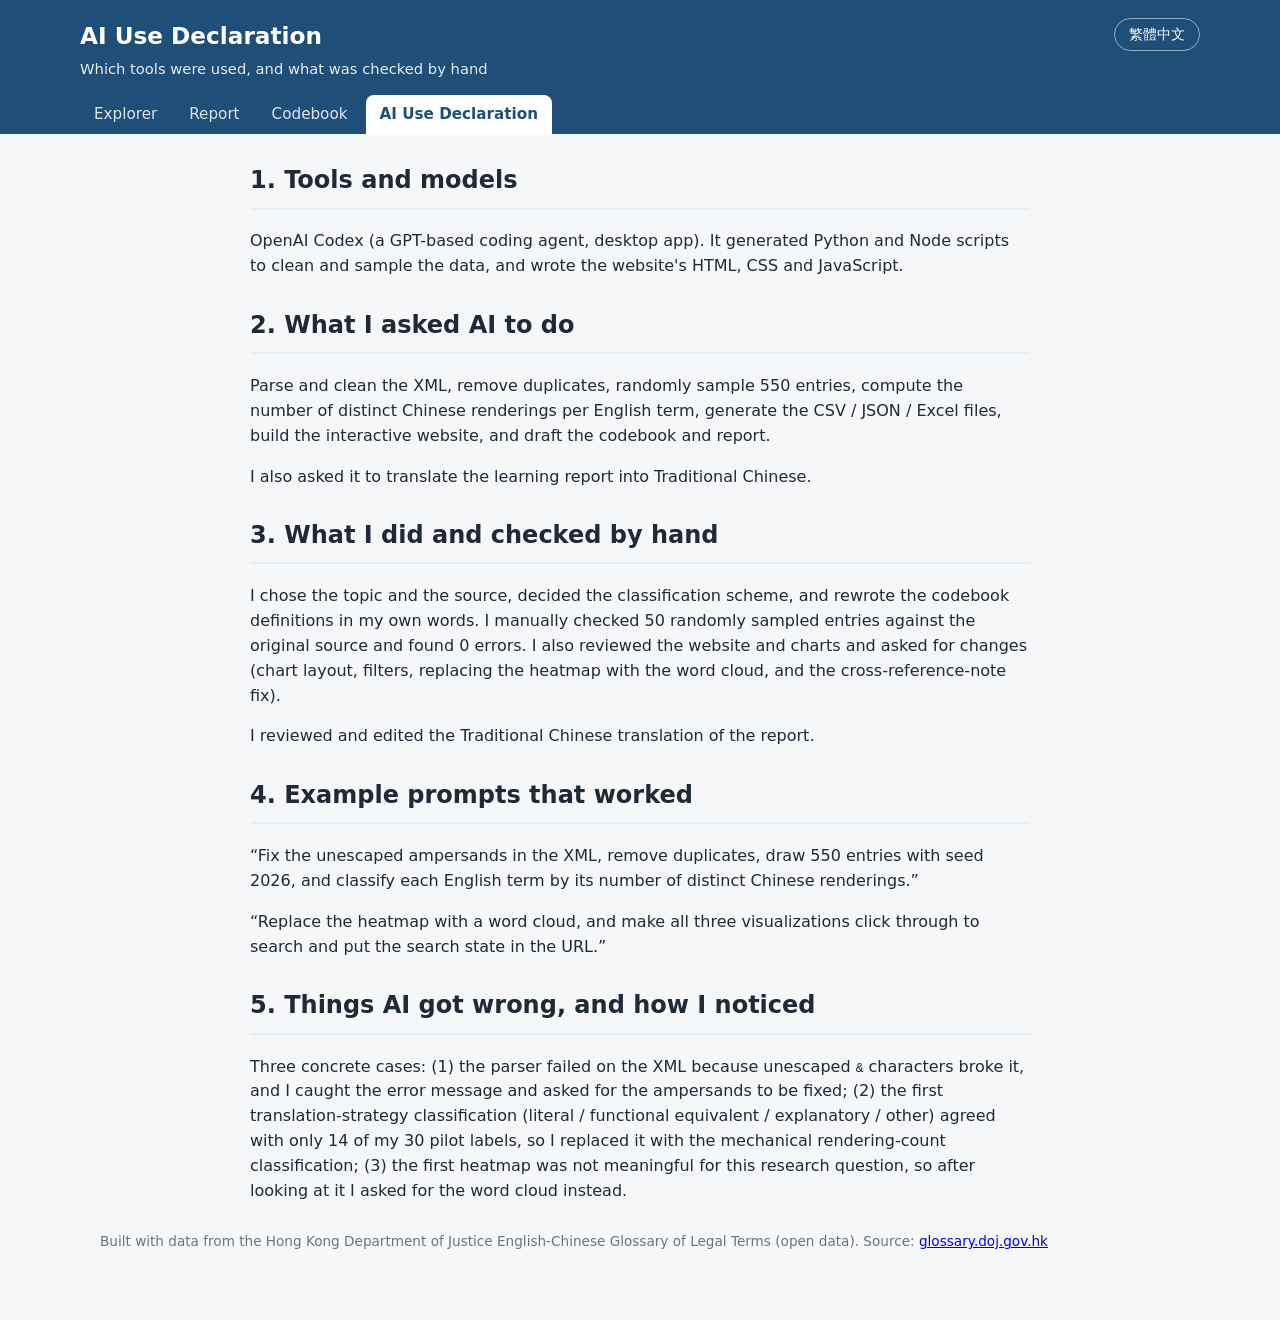
<file: ai-declaration.html>
<!DOCTYPE html>
<html lang="en">
<head>
  <meta charset="UTF-8">
  <meta name="viewport" content="width=device-width, initial-scale=1.0">
  <title>AI Use Declaration / AI 使用聲明</title>
  <link rel="stylesheet" href="css/style.css">
</head>
<body>
  <header class="site-header">
    <div class="header-inner">
      <div>
        <h1 class="site-title" data-lang="en">AI Use Declaration</h1>
        <h1 class="site-title" data-lang="zh-Hant" hidden>AI 使用聲明</h1>
        <p class="site-subtitle" data-lang="en">Which tools were used, and what was checked by hand</p>
        <p class="site-subtitle" data-lang="zh-Hant" hidden>用了哪些工具、自己核對了什麼</p>
      </div>
      <div class="header-actions">
        <button id="lang-toggle" class="lang-toggle" type="button">繁體中文</button>
      </div>
    </div>
    <nav class="site-nav">
      <a href="index.html" class="nav-link" data-i18n="nav.explorer">Explorer</a>
      <a href="report.html" class="nav-link" data-i18n="nav.report">Report</a>
      <a href="codebook.html" class="nav-link" data-i18n="nav.codebook">Codebook</a>
      <a href="ai-declaration.html" class="nav-link active" data-i18n="nav.ai">AI Use Declaration</a>
    </nav>
  </header>

  <main class="container page">
    <section>
      <h2 data-lang="en">1. Tools and models</h2>
      <h2 data-lang="zh-Hant" hidden>1. 工具與模型</h2>
      <p data-lang="en">
        OpenAI Codex (a GPT-based coding agent, desktop app). It generated Python and Node
        scripts to clean and sample the data, and wrote the website's HTML, CSS and JavaScript.
      </p>
      <p data-lang="zh-Hant" hidden>
        OpenAI Codex（基於 GPT 的編程代理，桌面版）。它生成 Python 和 Node 腳本來清理和抽樣
        數據，並編寫網站的 HTML、CSS 和 JavaScript。
      </p>
    </section>

    <section>
      <h2 data-lang="en">2. What I asked AI to do</h2>
      <h2 data-lang="zh-Hant" hidden>2. 我讓 AI 做什麼</h2>
      <p data-lang="en">
        Parse and clean the XML, remove duplicates, randomly sample 550 entries, compute the
        number of distinct Chinese renderings per English term, generate the CSV / JSON / Excel
        files, build the interactive website, and draft the codebook and report.
      </p>
      <p data-lang="zh-Hant" hidden>
        解析並清理 XML、去重、隨機抽 550 條、計算每個英文詞的不同中文譯名數、生成 CSV /
        JSON / Excel、搭建互動網站，以及起草 codebook 和報告。
      </p>
      <p data-lang="en">
        I also asked it to translate the learning report into Traditional Chinese.
      </p>
      <p data-lang="zh-Hant" hidden>
        我也請它把學習報告翻譯成繁體中文。
      </p>
    </section>

    <section>
      <h2 data-lang="en">3. What I did and checked by hand</h2>
      <h2 data-lang="zh-Hant" hidden>3. 我自己做和核對的部分</h2>
      <p data-lang="en">
        I chose the topic and the source, decided the classification scheme, and rewrote the
        codebook definitions in my own words. I manually checked 50 randomly sampled entries
        against the original source and found 0 errors. I also reviewed the website and charts
        and asked for changes (chart layout, filters, replacing the heatmap with the word cloud,
        and the cross-reference-note fix).
      </p>
      <p data-lang="zh-Hant" hidden>
        我選題、選來源、決定分類方式，並用自己的話重寫 codebook 定義。我隨機抽 50 條對回原文
        人工核對，0 個錯誤。我也審查了網站和圖表，並提出修改（圖卡排布、篩選、把熱力圖換成
        詞雲、交叉引用注記的修正）。
      </p>
      <p data-lang="en">
        I reviewed and edited the Traditional Chinese translation of the report.
      </p>
      <p data-lang="zh-Hant" hidden>
        我審閱並修訂了報告的繁體中文翻譯。
      </p>
    </section>

    <section>
      <h2 data-lang="en">4. Example prompts that worked</h2>
      <h2 data-lang="zh-Hant" hidden>4. 有效的 prompt 例子</h2>
      <p data-lang="en">
        “Fix the unescaped ampersands in the XML, remove duplicates, draw 550 entries with seed
        2026, and classify each English term by its number of distinct Chinese renderings.”
      </p>
      <p data-lang="en">
        “Replace the heatmap with a word cloud, and make all three visualizations click through to
        search and put the search state in the URL.”
      </p>
      <p data-lang="zh-Hant" hidden>
        「修好 XML 裡未轉義的 &amp;，去重後用種子 2026 抽 550 條，再按每個英文詞的不同中文
        譯名數分類。」
      </p>
      <p data-lang="zh-Hant" hidden>
        「把熱力圖換成詞雲，並讓三張圖都能點擊連到搜尋，把搜尋狀態寫進網址。」
      </p>
    </section>

    <section>
      <h2 data-lang="en">5. Things AI got wrong, and how I noticed</h2>
      <h2 data-lang="zh-Hant" hidden>5. AI 做錯的地方與我的發現</h2>
      <p data-lang="en">
        Three concrete cases: (1) the parser failed on the XML because unescaped
        <code>&amp;</code> characters broke it, and I caught the error message and asked for the
        ampersands to be fixed; (2) the first translation-strategy classification (literal /
        functional equivalent / explanatory / other) agreed with only 14 of my 30 pilot labels,
        so I replaced it with the mechanical rendering-count classification; (3) the first
        heatmap was not meaningful for this research question, so after looking at it I asked for
        the word cloud instead.
      </p>
      <p data-lang="zh-Hant" hidden>
        三個具體例子：（1）解析器因為 XML 裡未轉義的 <code>&amp;</code> 而報錯，我從錯誤訊息
        發現後請它修好；（2）第一版翻譯策略分類（直譯／慣用對等／解釋性／其他）只和我 30 條
        試標對上 14 條，所以我改用機械的譯名數分類；（3）最早的熱力圖對本研究沒有意義，我看
        過之後請它換成詞雲。
      </p>
    </section>
  </main>

  <footer class="site-footer">
    <p>
      <span data-i18n="footer.label">Built with data from the Hong Kong Department of Justice English-Chinese Glossary of Legal Terms (open data). Source:</span>
      <a href="https://www.glossary.doj.gov.hk" target="_blank" rel="noopener" data-i18n="footer.link">glossary.doj.gov.hk</a>
    </p>
  </footer>

  <script src="js/i18n.js"></script>
</body>
</html>
</file>
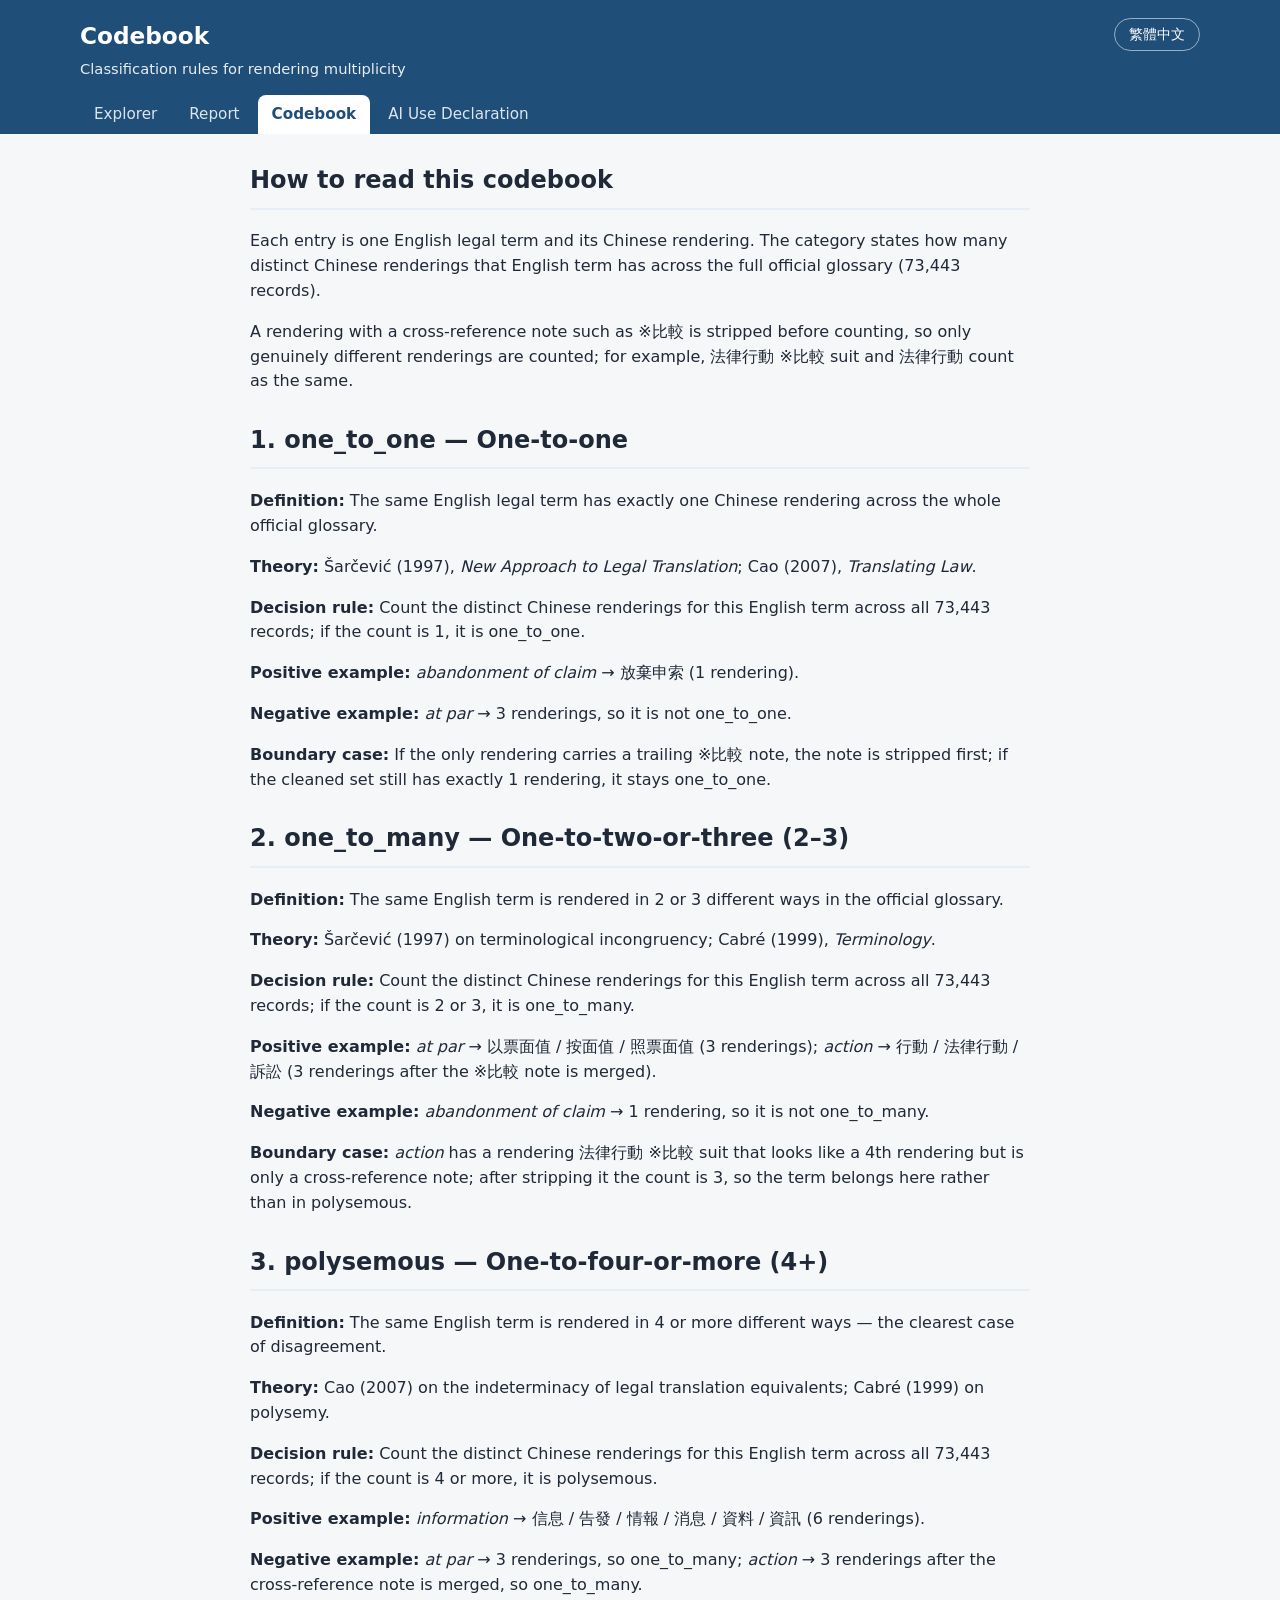
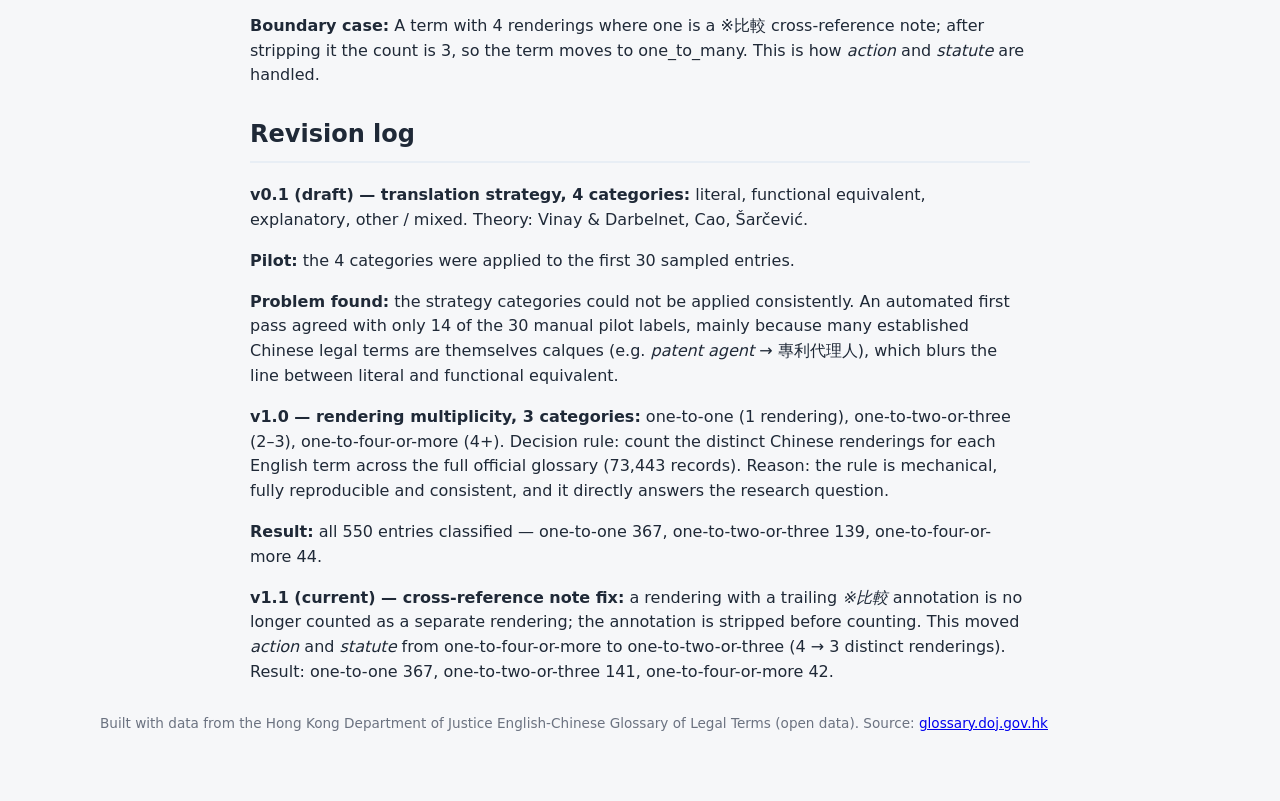
<file: codebook.html>
<!DOCTYPE html>
<html lang="en">
<head>
  <meta charset="UTF-8">
  <meta name="viewport" content="width=device-width, initial-scale=1.0">
  <title>Codebook / 編碼手冊</title>
  <link rel="stylesheet" href="css/style.css">
</head>
<body>
  <header class="site-header">
    <div class="header-inner">
      <div>
        <h1 class="site-title" data-lang="en">Codebook</h1>
        <h1 class="site-title" data-lang="zh-Hant" hidden>編碼手冊</h1>
        <p class="site-subtitle" data-lang="en">Classification rules for rendering multiplicity</p>
        <p class="site-subtitle" data-lang="zh-Hant" hidden>譯名多樣性的分類規則</p>
      </div>
      <div class="header-actions">
        <button id="lang-toggle" class="lang-toggle" type="button">繁體中文</button>
      </div>
    </div>
    <nav class="site-nav">
      <a href="index.html" class="nav-link" data-i18n="nav.explorer">Explorer</a>
      <a href="report.html" class="nav-link" data-i18n="nav.report">Report</a>
      <a href="codebook.html" class="nav-link active" data-i18n="nav.codebook">Codebook</a>
      <a href="ai-declaration.html" class="nav-link" data-i18n="nav.ai">AI Use Declaration</a>
    </nav>
  </header>

  <main class="container page">
    <section>
      <h2 data-lang="en">How to read this codebook</h2>
      <h2 data-lang="zh-Hant" hidden>使用說明</h2>
      <p data-lang="en">
        Each entry is one English legal term and its Chinese rendering. The category states how
        many distinct Chinese renderings that English term has across the full official glossary
        (73,443 records).
      </p>
      <p data-lang="zh-Hant" hidden>
        每一條是一個英文法律術語及其中文譯名。分類表示該英文術語在完整官方詞庫
        （73,443 條）中一共有多少種不同中文譯名。
      </p>
      <p data-lang="en">
        A rendering with a cross-reference note such as ※比較 is stripped before counting, so only
        genuinely different renderings are counted; for example, 法律行動 ※比較 suit and 法律行動
        count as the same.
      </p>
      <p data-lang="zh-Hant" hidden>
        帶「※比較」之類交叉引用注記的譯名，計數前會先去掉注記，只算真正不同的譯文；
        例如「法律行動 ※比較 suit」和「法律行動」算同一種。
      </p>
    </section>

    <section>
      <h2 data-lang="en">1. one_to_one — One-to-one</h2>
      <h2 data-lang="zh-Hant" hidden>1. 一對一（One-to-one）</h2>
      <p data-lang="en"><strong>Definition:</strong> The same English legal term has exactly one Chinese rendering across the whole official glossary.</p>
      <p data-lang="zh-Hant" hidden><strong>定義：</strong>同一個英文法律術語，在整個官方詞庫裡只有一種中文說法。</p>
      <p data-lang="en"><strong>Theory:</strong> Šarčević (1997), <em>New Approach to Legal Translation</em>; Cao (2007), <em>Translating Law</em>.</p>
      <p data-lang="zh-Hant" hidden><strong>理論來源：</strong>Šarčević（1997）《New Approach to Legal Translation》；Cao（2007）《Translating Law》。</p>
      <p data-lang="en"><strong>Decision rule:</strong> Count the distinct Chinese renderings for this English term across all 73,443 records; if the count is 1, it is one_to_one.</p>
      <p data-lang="zh-Hant" hidden><strong>判定規則：</strong>數一下這個英文詞在全部 73,443 條官方記錄裡出現過幾種不同的中文譯名；只有 1 種，就歸一對一。</p>
      <p data-lang="en"><strong>Positive example:</strong> <em>abandonment of claim</em> → 放棄申索 (1 rendering).</p>
      <p data-lang="zh-Hant" hidden><strong>正例：</strong><em>abandonment of claim</em> → 放棄申索（1 種）</p>
      <p data-lang="en"><strong>Negative example:</strong> <em>at par</em> → 3 renderings, so it is not one_to_one.</p>
      <p data-lang="zh-Hant" hidden><strong>反例：</strong><em>at par</em> → 有 3 種譯法，不屬此類。</p>
      <p data-lang="en"><strong>Boundary case:</strong> If the only rendering carries a trailing ※比較 note, the note is stripped first; if the cleaned set still has exactly 1 rendering, it stays one_to_one.</p>
      <p data-lang="zh-Hant" hidden><strong>邊界案例：</strong>如果一條譯文後面帶了「※比較」之類的交叉引用注記，計數前先把注記去掉，只算真正不同的譯文；去掉後仍然只有 1 種的，才歸一對一。</p>
    </section>

    <section>
      <h2 data-lang="en">2. one_to_many — One-to-two-or-three (2–3)</h2>
      <h2 data-lang="zh-Hant" hidden>2. 一對二或三（One-to-many, 2–3）</h2>
      <p data-lang="en"><strong>Definition:</strong> The same English term is rendered in 2 or 3 different ways in the official glossary.</p>
      <p data-lang="zh-Hant" hidden><strong>定義：</strong>同一個英文詞，官方給了 2 到 3 種不同的中文譯法。</p>
      <p data-lang="en"><strong>Theory:</strong> Šarčević (1997) on terminological incongruency; Cabré (1999), <em>Terminology</em>.</p>
      <p data-lang="zh-Hant" hidden><strong>理論來源：</strong>Šarčević（1997）論術語不一致；Cabré（1999）《Terminology》。</p>
      <p data-lang="en"><strong>Decision rule:</strong> Count the distinct Chinese renderings for this English term across all 73,443 records; if the count is 2 or 3, it is one_to_many.</p>
      <p data-lang="zh-Hant" hidden><strong>判定規則：</strong>數一下這個英文詞在全部 73,443 條官方記錄裡的不同中文譯名數目；是 2 或 3 種，就歸一對二或三。</p>
      <p data-lang="en"><strong>Positive example:</strong> <em>at par</em> → 以票面值 / 按面值 / 照票面值 (3 renderings); <em>action</em> → 行動 / 法律行動 / 訴訟 (3 renderings after the ※比較 note is merged).</p>
      <p data-lang="zh-Hant" hidden><strong>正例：</strong><em>at par</em> → 以票面值 / 按面值 / 照票面值（共 3 種）；<em>action</em> → 行動 / 法律行動 / 訴訟（去掉「※比較」注記後共 3 種）</p>
      <p data-lang="en"><strong>Negative example:</strong> <em>abandonment of claim</em> → 1 rendering, so it is not one_to_many.</p>
      <p data-lang="zh-Hant" hidden><strong>反例：</strong><em>abandonment of claim</em> → 只有 1 種，不屬此類。</p>
      <p data-lang="en"><strong>Boundary case:</strong> <em>action</em> has a rendering 法律行動 ※比較 suit that looks like a 4th rendering but is only a cross-reference note; after stripping it the count is 3, so the term belongs here rather than in polysemous.</p>
      <p data-lang="zh-Hant" hidden><strong>邊界案例：</strong>像 <em>action</em> 這種，原文有一條「法律行動 ※比較 suit」，乍看像第 4 種譯法，其實只是同一譯文的交叉引用注記；去掉注記後是 3 種，所以歸一對二或三，而不是一對四及以上。</p>
    </section>

    <section>
      <h2 data-lang="en">3. polysemous — One-to-four-or-more (4+)</h2>
      <h2 data-lang="zh-Hant" hidden>3. 一對四及以上（Highly polysemous, 4+）</h2>
      <p data-lang="en"><strong>Definition:</strong> The same English term is rendered in 4 or more different ways — the clearest case of disagreement.</p>
      <p data-lang="zh-Hant" hidden><strong>定義：</strong>同一個英文詞，官方有 4 種甚至更多中文譯法，分歧最明顯。</p>
      <p data-lang="en"><strong>Theory:</strong> Cao (2007) on the indeterminacy of legal translation equivalents; Cabré (1999) on polysemy.</p>
      <p data-lang="zh-Hant" hidden><strong>理論來源：</strong>Cao（2007）論法律翻譯對應詞的不確定性；Cabré（1999）論多義。</p>
      <p data-lang="en"><strong>Decision rule:</strong> Count the distinct Chinese renderings for this English term across all 73,443 records; if the count is 4 or more, it is polysemous.</p>
      <p data-lang="zh-Hant" hidden><strong>判定規則：</strong>數一下這個英文詞在全部 73,443 條官方記錄裡的不同中文譯名數目；是 4 種或以上，就歸一對四及以上。</p>
      <p data-lang="en"><strong>Positive example:</strong> <em>information</em> → 信息 / 告發 / 情報 / 消息 / 資料 / 資訊 (6 renderings).</p>
      <p data-lang="zh-Hant" hidden><strong>正例：</strong><em>information</em> → 信息 / 告發 / 情報 / 消息 / 資料 / 資訊（共 6 種）</p>
      <p data-lang="en"><strong>Negative example:</strong> <em>at par</em> → 3 renderings, so one_to_many; <em>action</em> → 3 renderings after the cross-reference note is merged, so one_to_many.</p>
      <p data-lang="zh-Hant" hidden><strong>反例：</strong><em>at par</em> → 只有 3 種，屬一對二或三；<em>action</em> → 去掉交叉引用注記後只有 3 種，也屬一對二或三。</p>
      <p data-lang="en"><strong>Boundary case:</strong> A term with 4 renderings where one is a ※比較 cross-reference note; after stripping it the count is 3, so the term moves to one_to_many. This is how <em>action</em> and <em>statute</em> are handled.</p>
      <p data-lang="zh-Hant" hidden><strong>邊界案例：</strong>如果一個詞有 4 種譯法，但其中一種是帶「※比較」的交叉引用注記，去掉後只剩 3 種，就改歸一對二或三；這正是 <em>action</em> 和 <em>statute</em> 的處理方式。</p>
    </section>

    <section>
      <h2 data-lang="en">Revision log</h2>
      <h2 data-lang="zh-Hant" hidden>修訂日誌</h2>
      <p data-lang="en"><strong>v0.1 (draft) — translation strategy, 4 categories:</strong> literal, functional equivalent, explanatory, other / mixed. Theory: Vinay &amp; Darbelnet, Cao, Šarčević.</p>
      <p data-lang="en"><strong>Pilot:</strong> the 4 categories were applied to the first 30 sampled entries.</p>
      <p data-lang="en"><strong>Problem found:</strong> the strategy categories could not be applied consistently. An automated first pass agreed with only 14 of the 30 manual pilot labels, mainly because many established Chinese legal terms are themselves calques (e.g. <em>patent agent</em> → 專利代理人), which blurs the line between literal and functional equivalent.</p>
      <p data-lang="en"><strong>v1.0 — rendering multiplicity, 3 categories:</strong> one-to-one (1 rendering), one-to-two-or-three (2–3), one-to-four-or-more (4+). Decision rule: count the distinct Chinese renderings for each English term across the full official glossary (73,443 records). Reason: the rule is mechanical, fully reproducible and consistent, and it directly answers the research question.</p>
      <p data-lang="en"><strong>Result:</strong> all 550 entries classified — one-to-one 367, one-to-two-or-three 139, one-to-four-or-more 44.</p>
      <p data-lang="en"><strong>v1.1 (current) — cross-reference note fix:</strong> a rendering with a trailing <em>※比較</em> annotation is no longer counted as a separate rendering; the annotation is stripped before counting. This moved <em>action</em> and <em>statute</em> from one-to-four-or-more to one-to-two-or-three (4 → 3 distinct renderings). Result: one-to-one 367, one-to-two-or-three 141, one-to-four-or-more 42.</p>

      <p data-lang="zh-Hant" hidden><strong>v0.1（初稿）— 翻譯策略 4 類：</strong>直譯、慣用對等、解釋性、其他/混合。理論來源：Vinay &amp; Darbelnet、Cao、Šarčević。</p>
      <p data-lang="zh-Hant" hidden><strong>試標：</strong>先把這 4 類用在抽樣的前 30 條上。</p>
      <p data-lang="zh-Hant" hidden><strong>發現問題：</strong>這 4 類難以一致地套用。自動初判只和人工標記的 30 條對上 14 條，主要因為很多中文法律慣用詞本身就是仿造詞（例如 <em>patent agent</em> → 專利代理人），使「直譯」和「慣用對等」的界線模糊。</p>
      <p data-lang="zh-Hant" hidden><strong>v1.0 — 譯名多樣性 3 類：</strong>一對一（1 種）、一對二或三（2–3 種）、一對四及以上（4 種或以上）。判定規則：統計每個英文詞在完整官方詞庫（73,443 條）中的不同中文譯法數目。改動原因：規則機械、可完全重現、分類一致，而且直接回答研究問題。</p>
      <p data-lang="zh-Hant" hidden><strong>結果：</strong>550 條全部完成分類——一對一 367、一對二或三 139、一對四及以上 44。</p>
      <p data-lang="zh-Hant" hidden><strong>v1.1（現行）— 交叉引用注記修正：</strong>帶「※比較」注記的譯名不再單獨算作一種譯法，計數前先去掉注記。這使 <em>action</em> 和 <em>statute</em> 由一對四及以上改為一對二或三（4 → 3 種）。結果：一對一 367、一對二或三 141、一對四及以上 42。</p>
    </section>
  </main>

  <footer class="site-footer">
    <p>
      <span data-i18n="footer.label">Built with data from the Hong Kong Department of Justice English-Chinese Glossary of Legal Terms (open data). Source:</span>
      <a href="https://www.glossary.doj.gov.hk" target="_blank" rel="noopener" data-i18n="footer.link">glossary.doj.gov.hk</a>
    </p>
  </footer>

  <script src="js/i18n.js"></script>
</body>
</html>
</file>
<file: css/style.css>
:root {
  --bg: #f6f7f9;
  --surface: #ffffff;
  --ink: #1f2937;
  --muted: #6b7280;
  --brand: #1f4e78;
  --brand-soft: #e8eef5;
  --border: #e2e6eb;
  --accent: #b3563a;
}

* { box-sizing: border-box; }

body {
  margin: 0;
  font-family: "Segoe UI", "Noto Sans TC", "PingFang TC", "Microsoft JhengHei", system-ui, sans-serif;
  background: var(--bg);
  color: var(--ink);
  line-height: 1.55;
}

.site-header {
  background: var(--brand);
  color: #fff;
  padding: 18px 20px 0;
}

.header-inner {
  max-width: 1120px;
  margin: 0 auto;
  display: flex;
  justify-content: space-between;
  align-items: flex-start;
  gap: 16px;
}

.site-title { margin: 0; font-size: 1.45rem; }
.site-subtitle { margin: 4px 0 0; font-size: 0.92rem; opacity: 0.9; }

.lang-toggle {
  border: 1px solid rgba(255, 255, 255, 0.55);
  background: transparent;
  color: #fff;
  padding: 6px 14px;
  border-radius: 999px;
  cursor: pointer;
  font-size: 0.9rem;
}

.site-nav {
  max-width: 1120px;
  margin: 14px auto 0;
  display: flex;
  gap: 4px;
  flex-wrap: wrap;
}

.nav-link {
  color: #dbe5ef;
  text-decoration: none;
  padding: 8px 14px;
  border-radius: 8px 8px 0 0;
  font-size: 0.95rem;
}

.nav-link:hover { background: rgba(255, 255, 255, 0.12); color: #fff; }
.nav-link.active { background: #fff; color: var(--brand); font-weight: 600; }

.container { max-width: 1120px; margin: 24px auto; padding: 0 20px; }

.controls {
  display: grid;
  grid-template-columns: 2fr 1fr 1fr 1fr auto;
  gap: 12px;
  align-items: end;
  background: var(--surface);
  border: 1px solid var(--border);
  border-radius: 12px;
  padding: 16px;
}

.control { display: flex; flex-direction: column; gap: 6px; }
.control label { font-size: 0.82rem; color: var(--muted); }
.control input, .control select {
  padding: 9px 10px;
  border: 1px solid var(--border);
  border-radius: 8px;
  font-size: 0.95rem;
}

.reset { align-self: end; }
.reset button {
  padding: 9px 16px;
  border: 1px solid var(--border);
  background: var(--surface);
  border-radius: 8px;
  cursor: pointer;
}

.result-count { color: var(--muted); font-size: 0.92rem; margin: 14px 2px; }

.charts {
  display: grid;
  grid-template-columns: repeat(3, 1fr);
  gap: 16px;
  margin: 8px 0 24px;
}

.chart-card {
  margin: 0;
  background: var(--surface);
  border: 1px solid var(--border);
  border-radius: 12px;
  padding: 14px;
  cursor: pointer;
  display: flex;
  flex-direction: column;
  transition: box-shadow 0.15s ease, border-color 0.15s ease;
}

.chart-card:hover, .chart-card:focus-visible {
  border-color: var(--brand);
  box-shadow: 0 6px 18px rgba(31, 78, 120, 0.12);
  outline: none;
}

.chart-card-title { margin: 0 0 8px; font-size: 0.95rem; color: var(--ink); }
.chart-thumb { width: 100%; height: 170px; }
.chart { width: 100%; height: 100%; }
.chart-caption { margin-top: 10px; font-size: 0.85rem; color: var(--muted); }
.chart-pick { display: flex; gap: 6px; margin-bottom: 8px; min-height: 30px; align-items: center; }
.chart-pick input {
  flex: 1;
  min-width: 0;
  padding: 6px 8px;
  border: 1px solid var(--border);
  border-radius: 6px;
  font-size: 0.8rem;
}
.chart-pick button {
  padding: 6px 10px;
  border: 1px solid var(--border);
  background: var(--brand-soft);
  color: var(--brand);
  border-radius: 6px;
  cursor: pointer;
  font-size: 0.8rem;
  white-space: nowrap;
}
.chart-open {
  margin-top: auto;
  padding: 8px 12px;
  border: 1px solid var(--brand);
  background: var(--brand);
  color: #fff;
  border-radius: 8px;
  cursor: pointer;
  font-size: 0.85rem;
}

.chart-controls, .modal-controls { display: flex; gap: 16px; flex-wrap: wrap; margin-bottom: 6px; }
.modal-control-group { display: flex; gap: 16px; flex-wrap: wrap; }
.slider-label { display: flex; align-items: center; gap: 8px; font-size: 0.8rem; color: var(--muted); }
.slider-label input[type="range"] { width: 110px; }
.slider-label output { min-width: 18px; color: var(--ink); font-weight: 600; }

.modal {
  position: fixed;
  inset: 0;
  z-index: 50;
  display: flex;
  align-items: center;
  justify-content: center;
  padding: 20px;
}

.modal[hidden] { display: none; }

.modal-backdrop {
  position: absolute;
  inset: 0;
  background: rgba(15, 23, 42, 0.55);
}

.modal-panel {
  position: relative;
  background: #fff;
  border-radius: 14px;
  width: min(1120px, 96vw);
  height: min(90vh, 860px);
  padding: 18px 20px;
  display: flex;
  flex-direction: column;
  box-shadow: 0 20px 60px rgba(0, 0, 0, 0.3);
}

.modal-head { display: flex; align-items: center; justify-content: space-between; gap: 12px; }
.modal-head h2 { margin: 0; font-size: 1.15rem; }
.modal-close {
  border: none;
  background: transparent;
  font-size: 1.6rem;
  line-height: 1;
  cursor: pointer;
  color: var(--muted);
  padding: 2px 8px;
}
.modal-close:hover { color: var(--ink); }
.modal-chart { flex: 1; min-height: 0; }

.table-section { background: var(--surface); border: 1px solid var(--border); border-radius: 12px; padding: 16px; }
.table-toolbar { display: flex; justify-content: space-between; align-items: center; margin-bottom: 10px; }
.table-toolbar h2 { margin: 0; font-size: 1.05rem; }
.table-toolbar button {
  padding: 8px 14px;
  border: 1px solid var(--border);
  background: var(--brand-soft);
  color: var(--brand);
  border-radius: 8px;
  cursor: pointer;
  font-size: 0.9rem;
}

.table-wrap { overflow-x: auto; }

table { border-collapse: collapse; width: 100%; font-size: 0.9rem; }
th, td { text-align: left; padding: 9px 10px; border-bottom: 1px solid var(--border); vertical-align: top; }
th { background: var(--brand-soft); color: var(--brand); position: sticky; top: 0; }

.tag {
  display: inline-block;
  padding: 2px 8px;
  border-radius: 999px;
  font-size: 0.78rem;
  background: var(--brand-soft);
  color: var(--brand);
}
.tag.one_to_one { background: #e7f2e9; color: #256029; }
.tag.one_to_many { background: #fdf1dd; color: #8a5a12; }
.tag.polysemous { background: #fbe6e2; color: #9c3a28; }

.term-link { color: var(--brand); cursor: pointer; text-decoration: none; }
.term-link:hover { text-decoration: underline; }

.empty { color: var(--muted); padding: 20px; text-align: center; }

.site-footer {
  max-width: 1120px;
  margin: 24px auto;
  padding: 0 20px 30px;
  color: var(--muted);
  font-size: 0.85rem;
}

.page { max-width: 820px; }
.page h2 { border-bottom: 2px solid var(--brand-soft); padding-bottom: 8px; }
.page section { margin: 28px 0; }

@media (max-width: 900px) {
  .controls { grid-template-columns: 1fr 1fr; }
  .charts { grid-template-columns: 1fr; }
}
</file>
